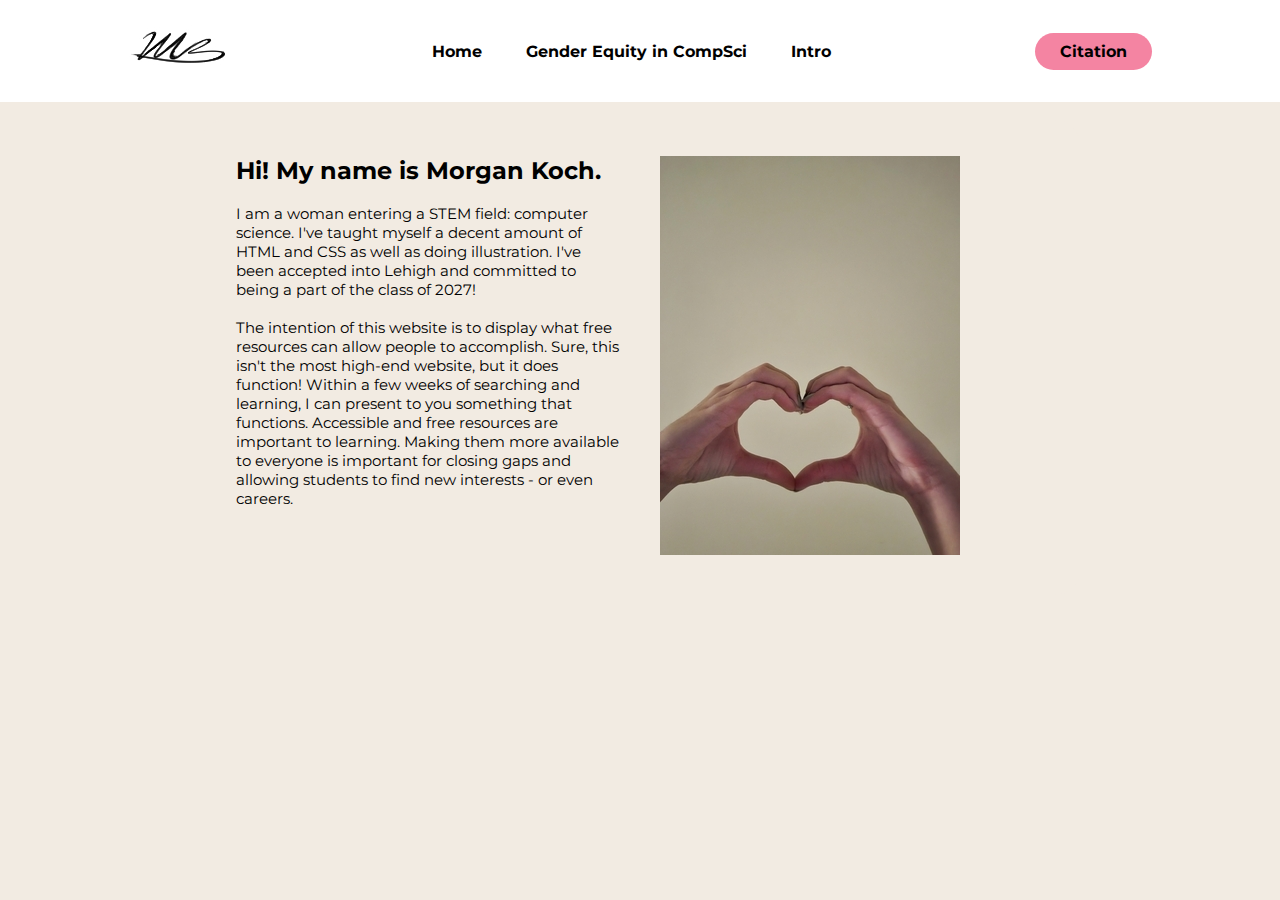
<file: lehigh_equity/index.html>
<!DOCTYPE html>
<html>
    <head>
        <meta charset="utf-8" />
        <meta name="viewport" content="width=device-width, initial-scale=1">
        <title>Lehigh Equity</title>
        <link rel="stylesheet" type="text/css" media="screen" href="style.css" />
    </head>
    <body>
        <header>
            <img class="sign" src="images/small_signature.jpg" alt="signature">
            <nav>
                <ul class="nav_links">
                    <li><a class="active" href="index.html">Home</a></li>
                    <li><a href="equity.html">Gender Equity in CompSci</a></li>
                    <li><a href="about.html">Intro</a></li>
                </ul>
            </nav>
            <a class="cta" href="button.html"><button>Citation</button></a>
        </header>
        <br>
        <div id="box">
            <div class="row">
                <div class="column">
                    <h2>Hi! My name is Morgan Koch.</h2>
                    <br>
                    <p>I am a woman entering a STEM field: computer science. I've taught myself a decent amount of HTML and CSS as well as doing illustration. I've been accepted into Lehigh and committed to being a part of the class of 2027! </p>
                    <br>
                    <p>The intention of this website is to display what free resources can allow people to accomplish. Sure, this isn't the most high-end website, but it does function! Within a few weeks of searching and learning, I can present to you something that functions. Accessible and free resources are important to learning. Making them more available to everyone is important for closing gaps and allowing students to find new interests - or even careers. </p>
                </div>
                <div class="column">
                    <img class="center" src="images/heart_handsSMALL.jpg" alt="Hands in a Heart">
                </div>
            </div>
        </div>
    </body>
</html>
</file>
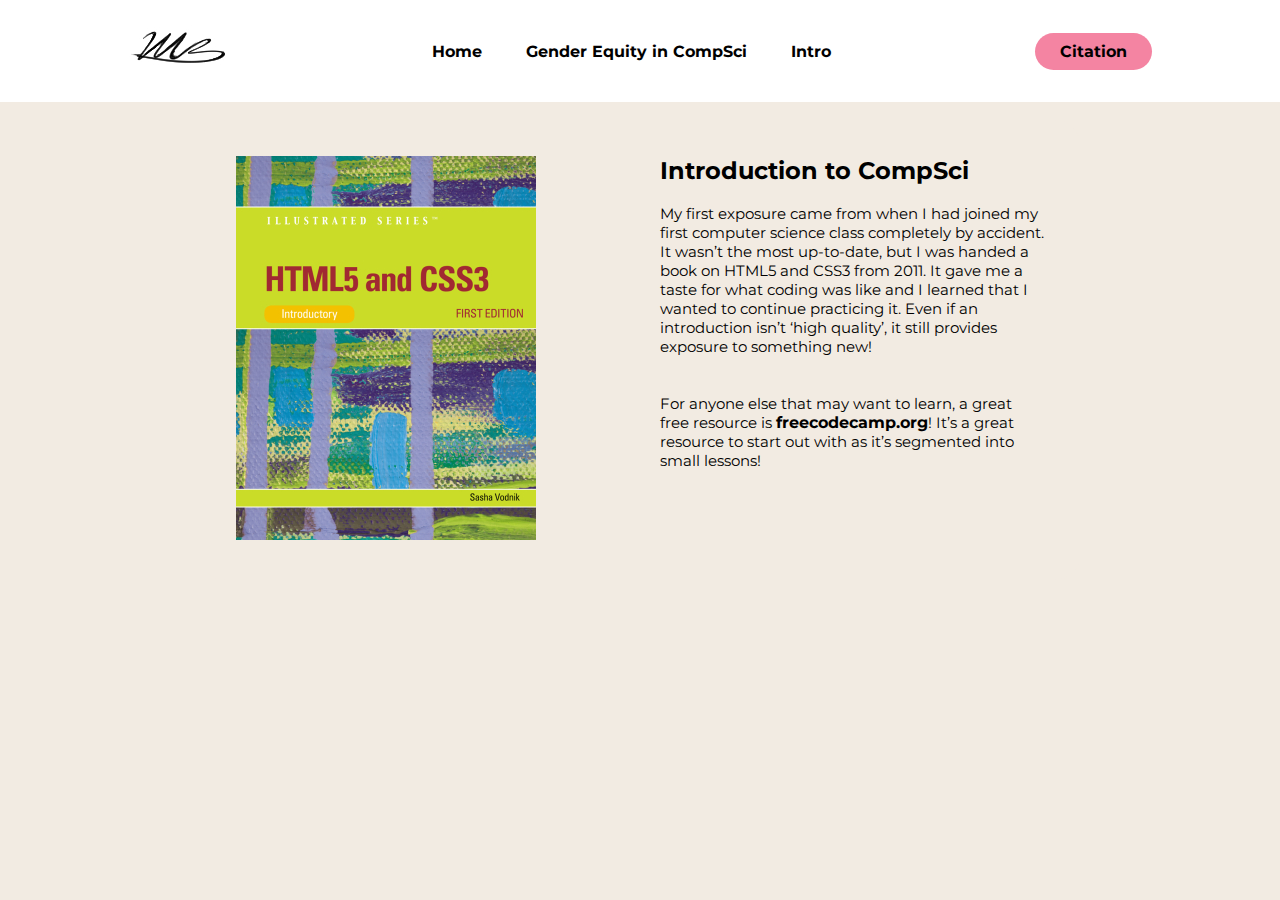
<file: lehigh_equity/about.html>
<!DOCTYPE html>
<html>
    <head>
        <meta charset="utf-8" />
        <meta name="viewport" content="width=device-width, initial-scale=1">
        <title>Lehigh Equity</title>
        <link rel="stylesheet" type="text/css" media="screen" href="style.css" />
    </head>
    <body>
        <header>
            <img class="sign" src="images/small_signature.jpg" alt="signature">
            <nav>
                <ul class="nav_links">
                    <li><a class="active" href="index.html">Home</a></li>
                    <li><a href="equity.html">Gender Equity in CompSci</a></li>
                    <li><a href="about.html">Intro</a></li>
                </ul>
            </nav>
            <a class="cta" href="button.html"><button>Citation</button></a>
        </header>
        <br>
        <div id="box">
            <div class="row">
                <div class="column">
                    <img class="right" src="images/HTML5_SashaVodnik_SMALL.jpg" alt="HTML5 and CSS 1st Edition Sasha Vodnik">
                </div>
                <div class="column">
                    <h2>Introduction to CompSci</h2>
                    <br>
                    <p>My first exposure came from when I had joined my first computer science class completely by accident. It wasn’t the most up-to-date, but I was handed a book on HTML5 and CSS3 from 2011. It gave me a taste for what coding was like and I learned that I wanted to continue practicing it. Even if an introduction isn’t ‘high quality’, it still provides exposure to something new!</p>
                    <br>
                    <br>
                    <p>For anyone else that may want to learn, a great free resource is <a href="https://www.freecodecamp.org/" target="_blank">freecodecamp.org</a>! It’s a great resource to start out with as it’s segmented into small lessons!</p>
                </div>
            </div>
        </div>
    </body>
</html>
</file>
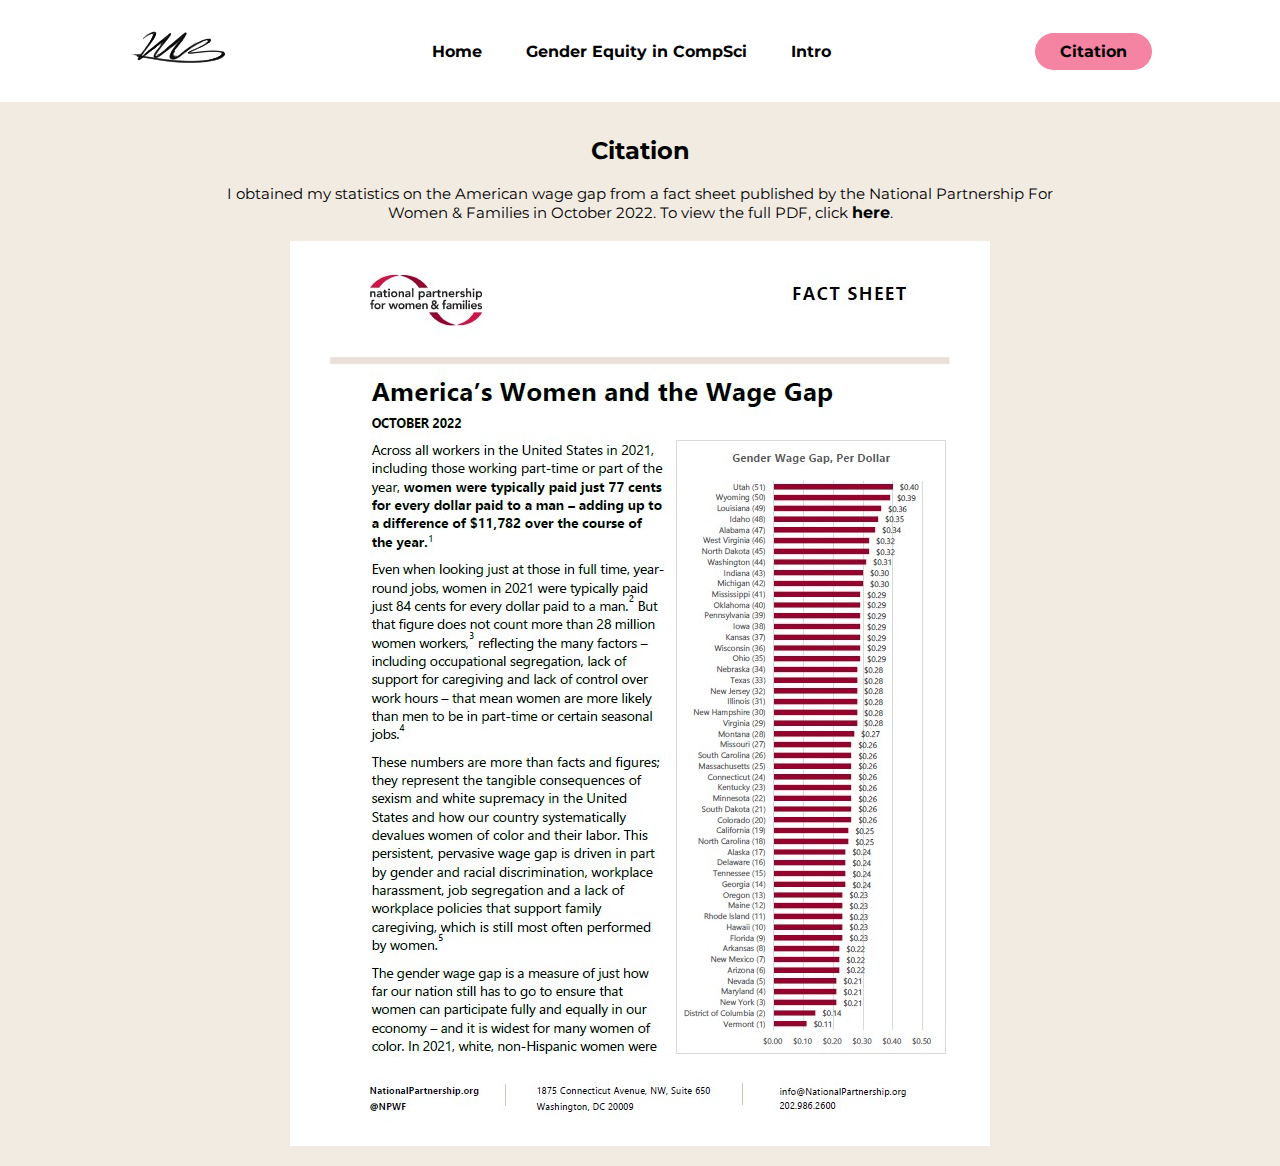
<file: lehigh_equity/button.html>
<!DOCTYPE html>
<html>
    <head>
        <meta charset="utf-8" />
        <meta name="viewport" content="width=device-width, initial-scale=1">
        <title>Lehigh Equity</title>
        <link rel="stylesheet" type="text/css" media="screen" href="style.css" />
    </head>
    <body>
        <header>
            <img class="sign" src="images/small_signature.jpg" alt="signature">
            <nav>
                <ul class="nav_links">
                    <li><a class="active" href="index.html">Home</a></li>
                    <li><a href="equity.html">Gender Equity in CompSci</a></li>
                    <li><a href="about.html">Intro</a></li>
                </ul>
            </nav>
            <a class="cta" href="button.html"><button>Citation</button></a>
        </header>
        <br>
        <div id="box" class="center">
            <h2>Citation</h2>
            <br>
            <p>I obtained my statistics on the American wage gap from a fact sheet published by the National Partnership For Women & Families in October 2022.  To view the full PDF, click <a href="https://www.nationalpartnership.org/our-work/resources/economic-justice/fair-pay/americas-women-and-the-wage-gap.pdf" target="_blank">here</a>.</p>
            <br>
            <img class="center" src="images/npwf_like_700.jpg" alt="Page 1 NPWF Sheet">
        </div>
    </body>
</html>
</file>
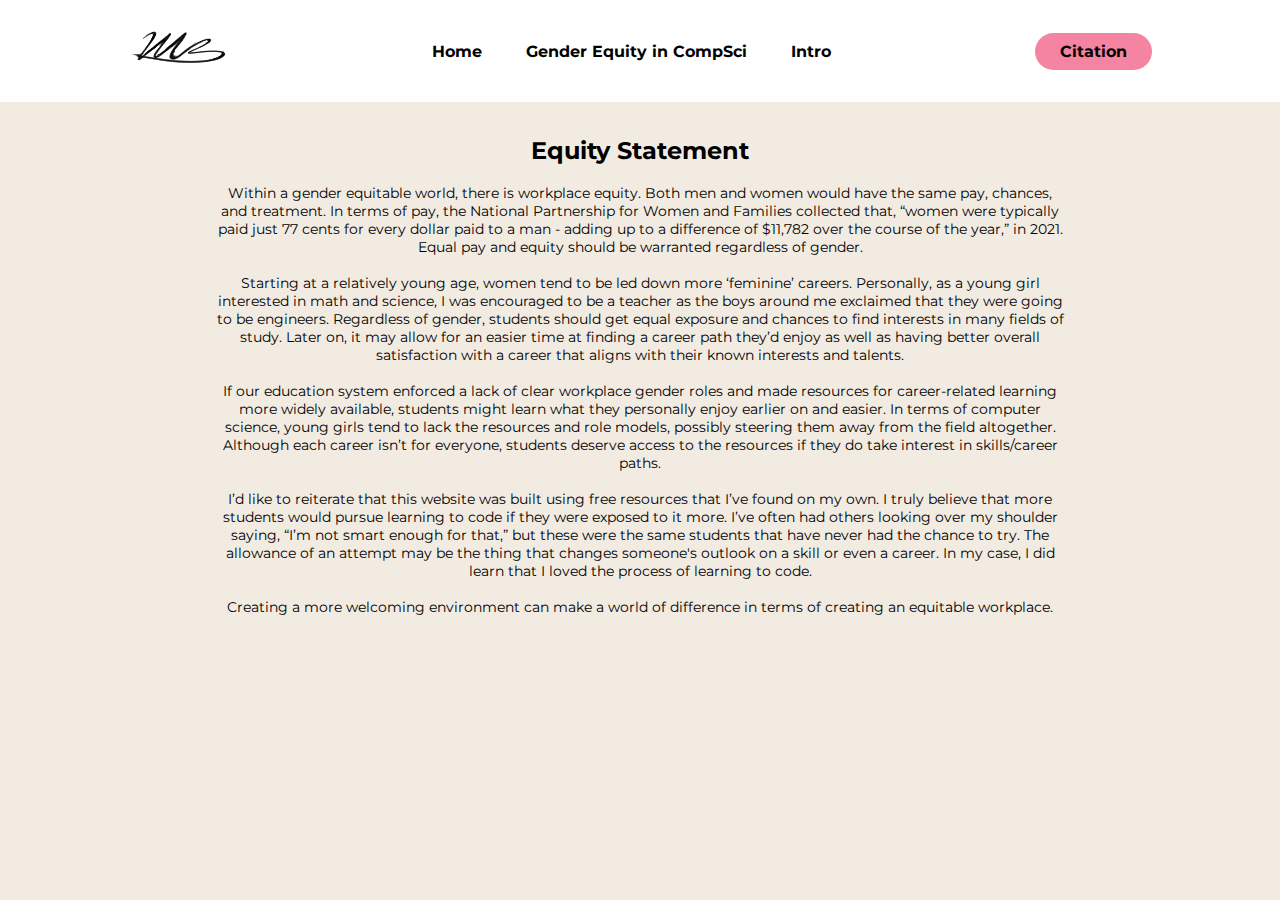
<file: lehigh_equity/equity.html>
<!DOCTYPE html>
<html>
    <head>
        <meta charset="utf-8" />
        <meta name="viewport" content="width=device-width, initial-scale=1">
        <title>Lehigh Equity</title>
        <link rel="stylesheet" type="text/css" media="screen" href="style.css" />
    </head>
    <body>
        <header>
            <img class="sign" src="images/small_signature.jpg" alt="signature">
            <nav>
                <ul class="nav_links">
                    <li><a class="active" href="index.html">Home</a></li>
                    <li><a href="equity.html">Gender Equity in CompSci</a></li>
                    <li><a href="about.html">Intro</a></li>
                </ul>
            </nav>
            <a class="cta" href="button.html"><button>Citation</button></a>
        </header>
        <br>
        <div id="box" class="center">
            <h2>Equity Statement</h2>
            <br>
            <p class="equity">	Within a gender equitable world, there is workplace equity. Both men and women would have the same pay, chances, and treatment. In terms of pay, the National Partnership for Women and Families collected that, “women were typically paid just 77 cents for every dollar paid to a man - adding up to a difference of $11,782 over the course of the year,” in 2021. Equal pay and equity should be warranted regardless of gender.
            <br>
            <br>
            Starting at a relatively young age, women tend to be led down more ‘feminine’ careers. Personally, as a young girl interested in math and science, I was encouraged to be a teacher as the boys around me exclaimed that they were going to be engineers. Regardless of gender, students should get equal exposure and chances to find interests in many fields of study. Later on, it may allow for an easier time at finding a career path they’d enjoy as well as having better overall satisfaction with a career that aligns with their known interests and talents.
            <br>
            <br>
            If our education system enforced a lack of clear workplace gender roles and made resources for career-related learning more widely available, students might learn what they personally enjoy earlier on and easier. In terms of computer science, young girls tend to lack the resources and role models, possibly steering them away from the field altogether. Although each career isn’t for everyone, students deserve access to the resources if they do take interest in skills/career paths.
            <br>
            <br>
            I’d like to reiterate that this website was built using free resources that I’ve found on my own. I truly believe that more students would pursue learning to code if they were exposed to it more. I’ve often had others looking over my shoulder saying, “I’m not smart enough for that,” but these were the same students that have never had the chance to try. The allowance of an attempt may be the thing that changes someone's outlook on a skill or even a career. In my case, I did learn that I loved the process of learning to code. 
            <br>
            <br>
            Creating a more welcoming environment can make a world of difference in terms of creating an equitable workplace.
            </p>
        </div>
    </body>
</html>
</file>
<file: lehigh_equity/style.css>
/*google font montserrat import*/
@import url('https://fonts.googleapis.com/css2?family=Montserrat:wght@500&display=swap');

* {
    box-sizing: border-box;
    margin: 0;
    padding: 0;
}

body {
    background-color: #F2EBE2;
}

li, a, button {
    font-family: "Montserrat", sans-serif;
    font-weight: 500;
    font-size: 16px;
    color: black;
    text-decoration: none;
    font-weight: bold;
}

header {
    display: flex;
    justify-content: space-between;
    align-items: center;
    margin: auto;
    padding: 1px 10%;
    border-bottom: 20px black;
    background-color: white;
}

.logo {
    cursor: pointer;
}

.nav_links {
    list-style: none;
}

.nav_links li {
    display: inline-block;
    padding: 0px 20px;
}

.nav_links li a {
    transition: all 0.3 ease 0s;
}

.nav_links li a:hover {
    color: rgb(217, 65, 93);
}

button {
    padding: 9px 25px;
    background-color: rgb(244, 132, 162, 1);
    border: none;
    border-radius: 50px;
    cursor: pointer;
    transition: all 0.3s ease 0s;
}

button:hover {
    background-color: rgba(241, 178, 189, 0.8);
}

/*end nav bar*/

#box {
    background: #F2EBE2;
    font-family: "Montserrat", sans-serif;
    border-width: 0em;
    border-radius: 25px;
    border-style: inset;
    border-color:none;
    width: 55em;
    margin-left: auto;
    margin-right: auto;
    padding: 1em;
}

p {
    font-size: 15px;
    color: black;
}

.row {
    display: flex;
  }

/* Create two equal columns that sits next to each other */
.column {
    text-align: left;
    flex: 50%;
    padding: 20px;
    height: auto;
}

.center {
    text-align: center;
}
.right {
    text-align: right;
}

.equity {
    font-size: 14px;
    text-align: center;
}
</file>
